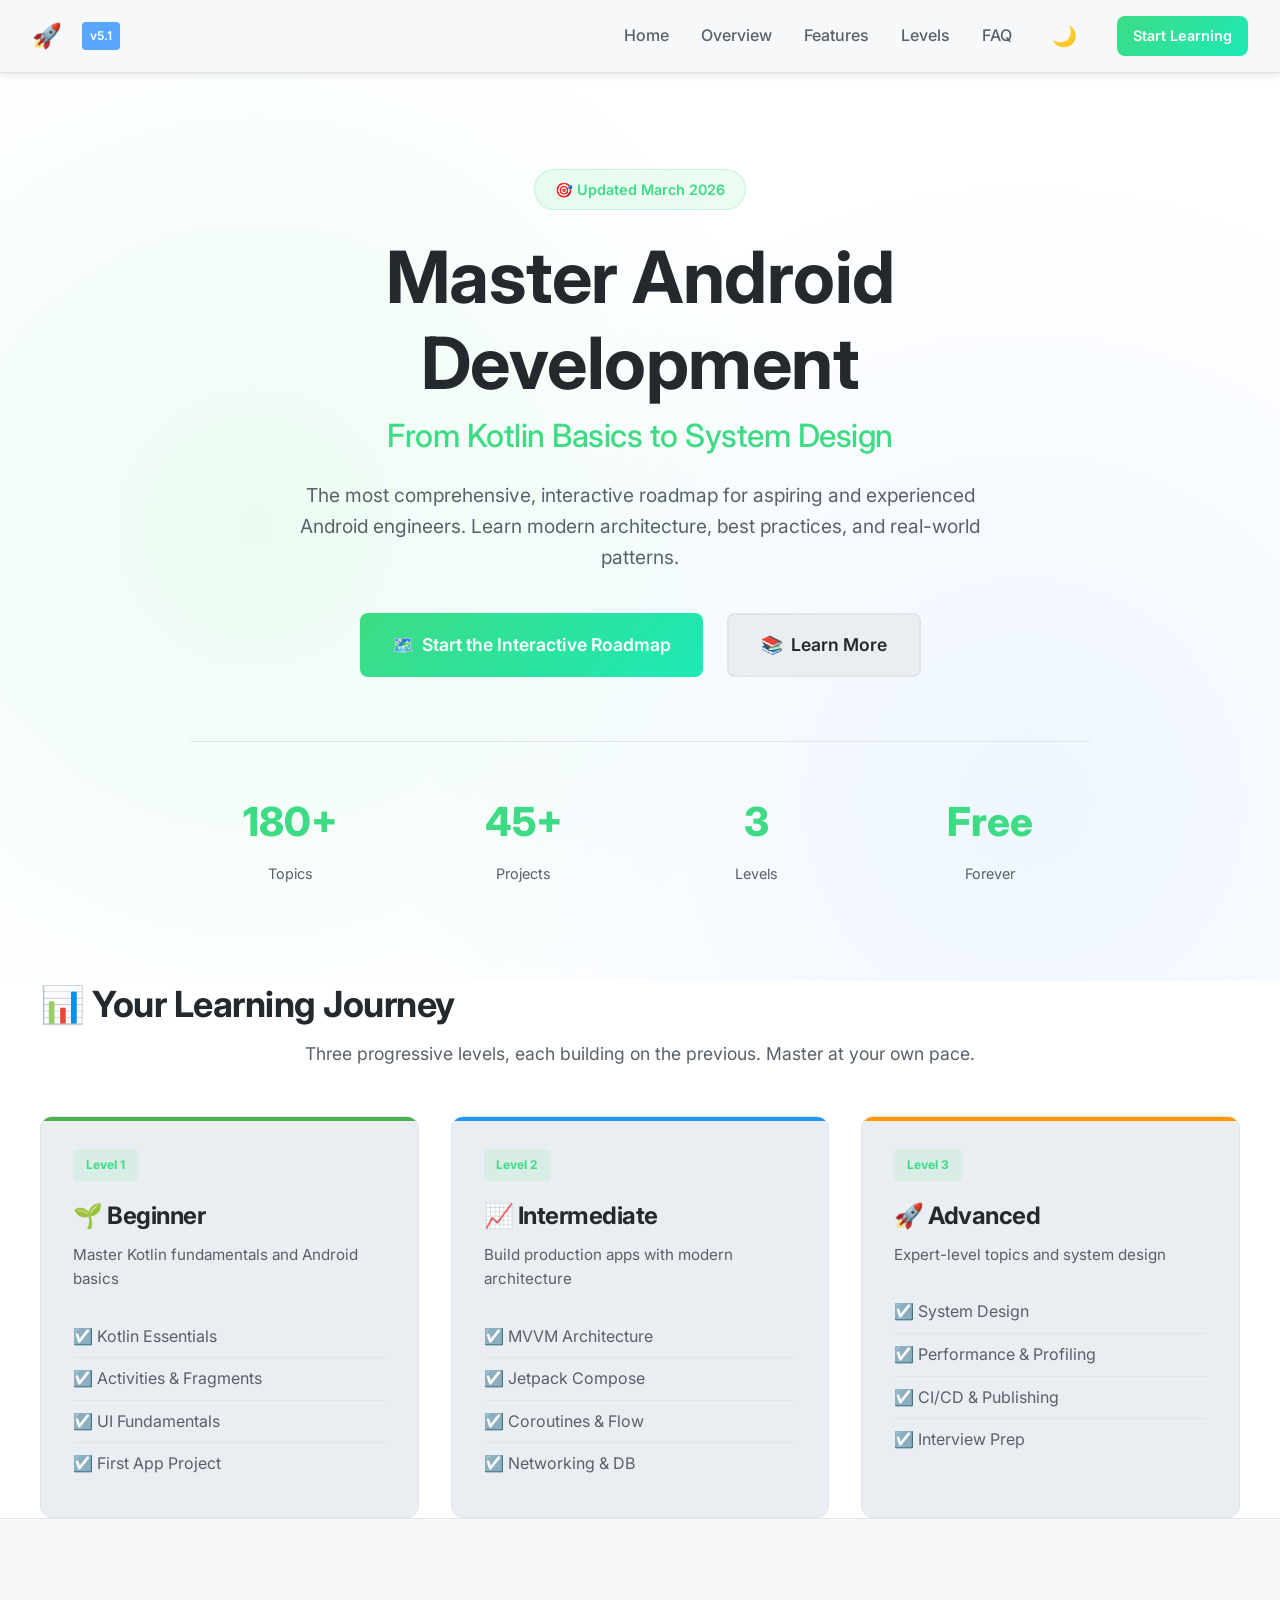
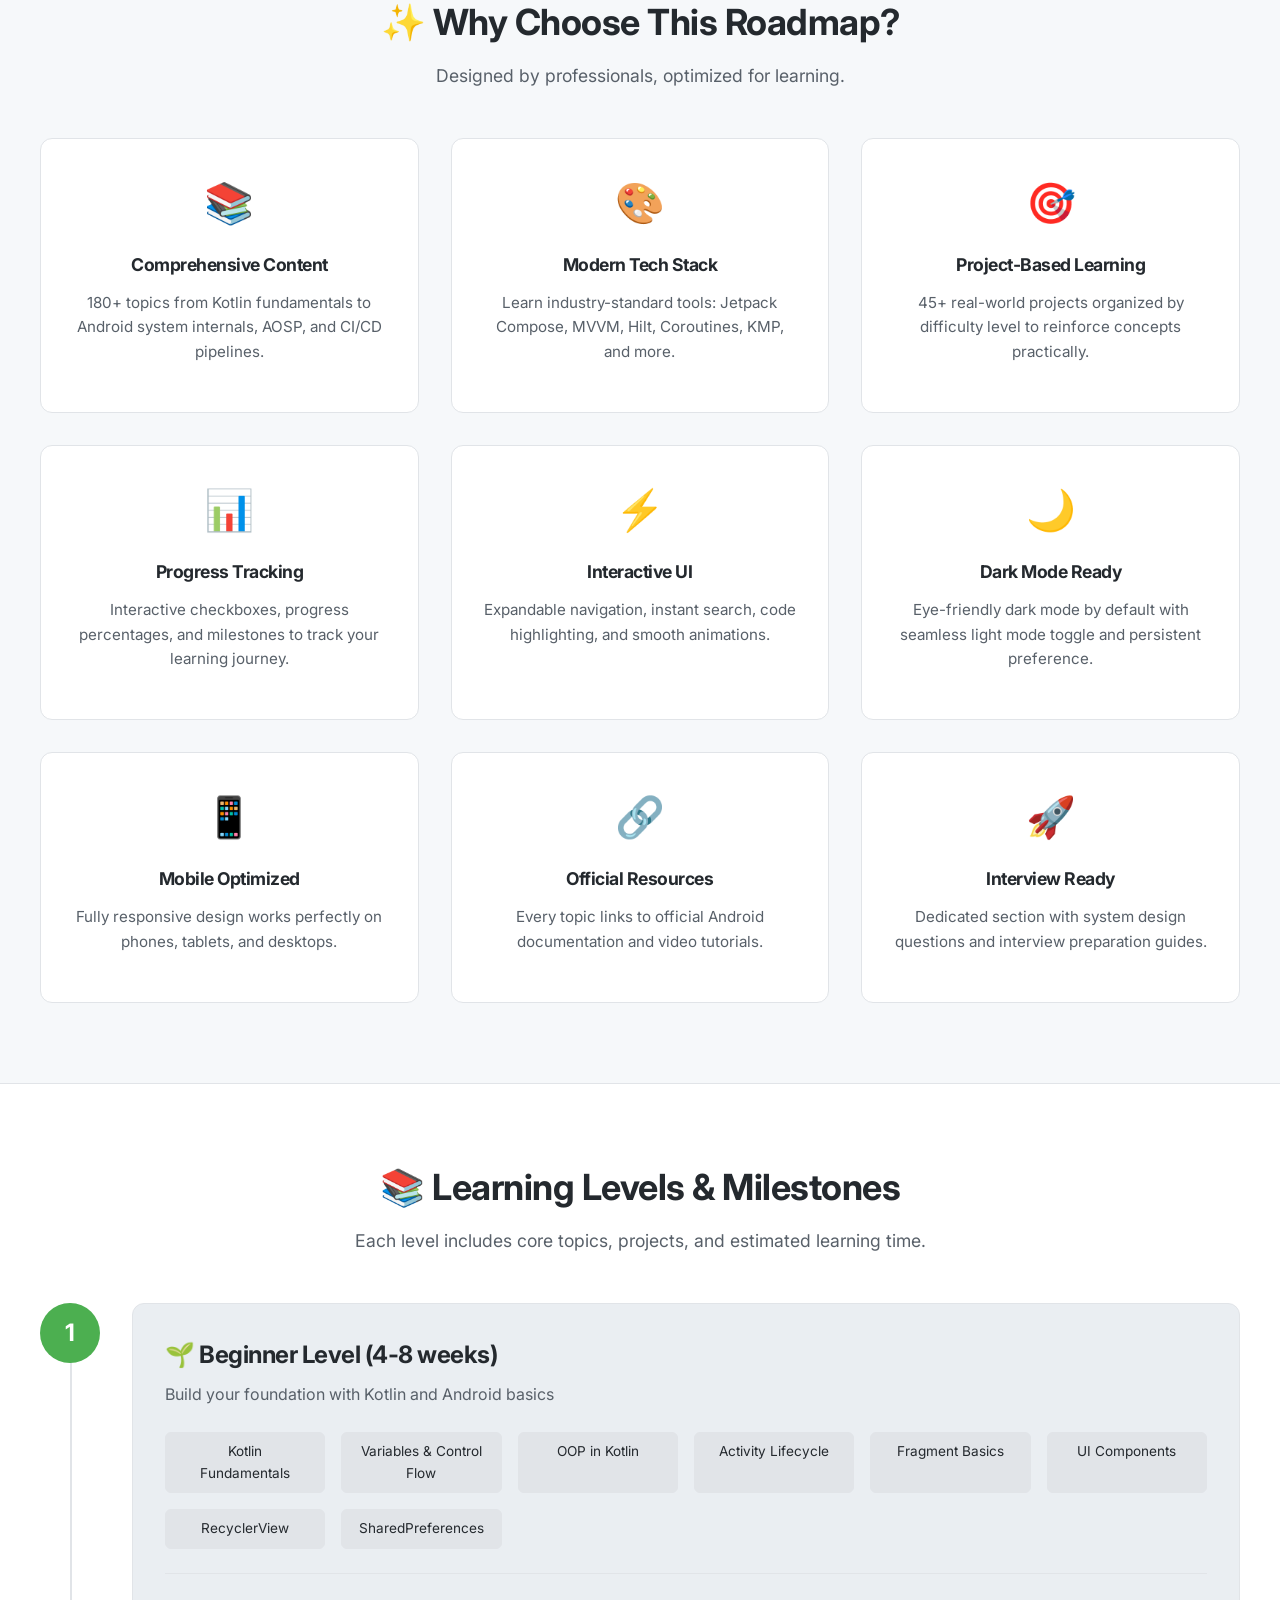
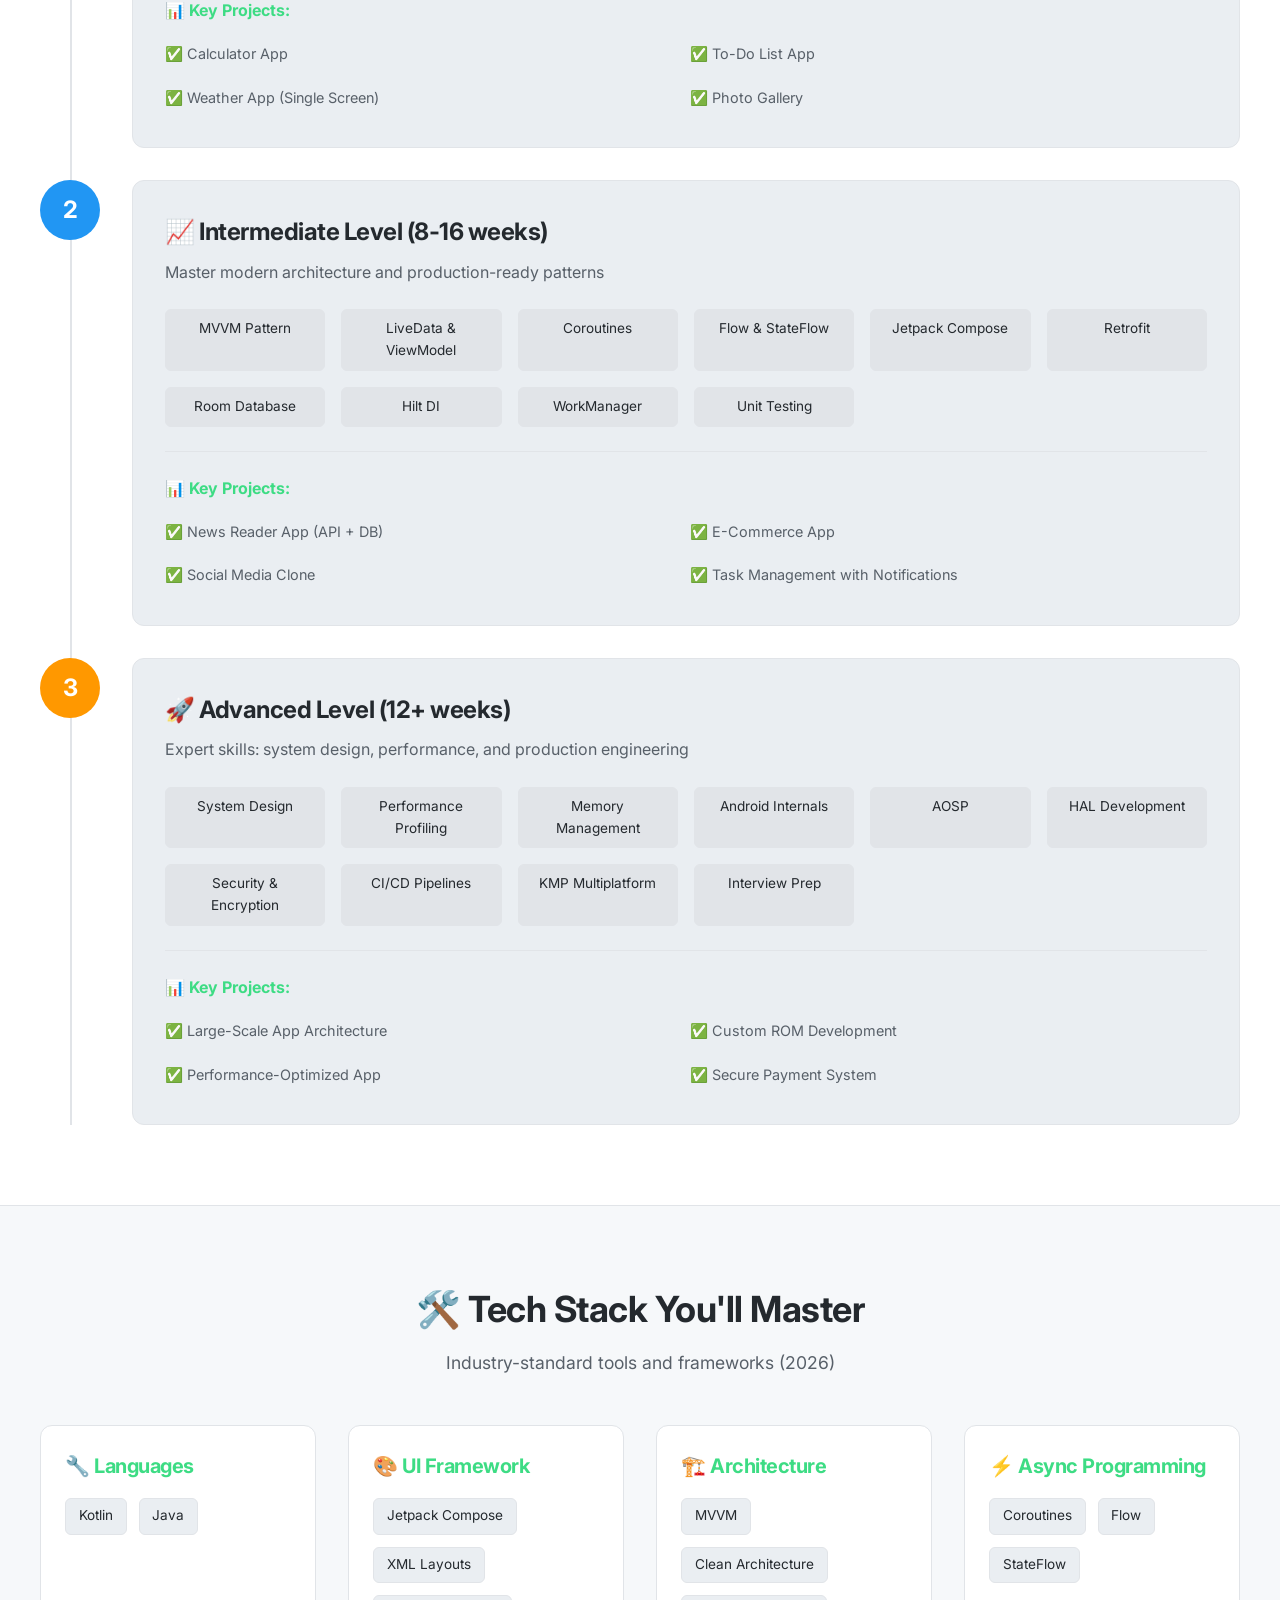
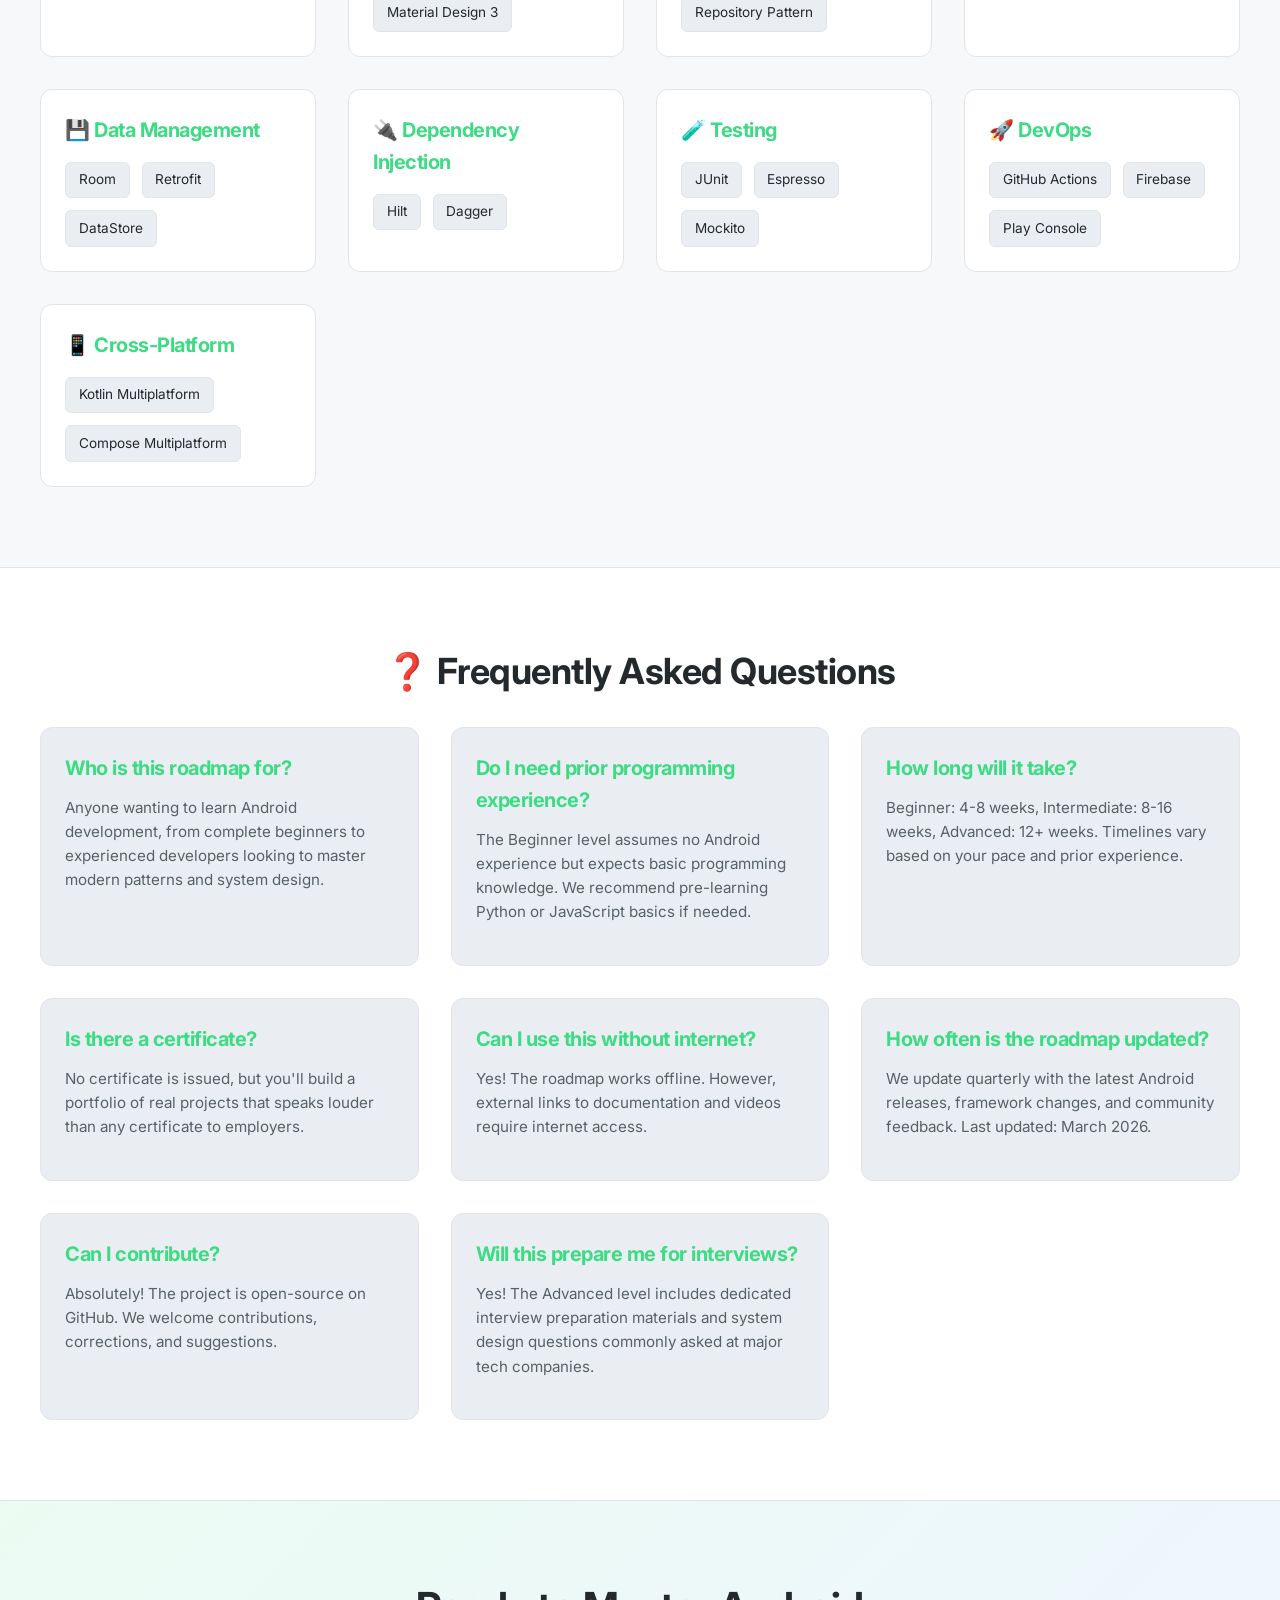
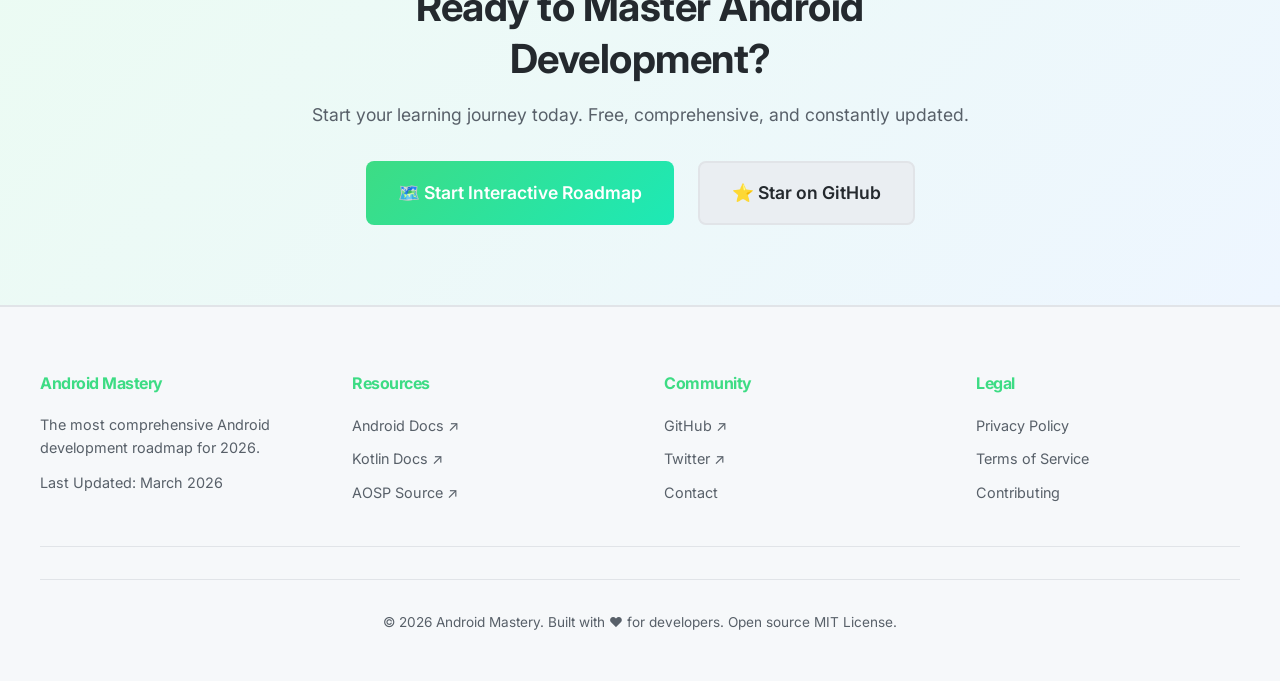
<file: index.html>
<!DOCTYPE html>
<html lang="en">
<head>
    <meta charset="UTF-8">
    <meta name="viewport" content="width=device-width, initial-scale=1.0">
    <title>Android Mastery | Modern Interactive Roadmap 2026 | From App Dev to System Design</title>
    <meta name="description" content="The most comprehensive Android development roadmap 2026. Master Kotlin, Jetpack Compose, MVVM, Clean Architecture, System Design, and CI/CD. Interactive learning with progress tracking.">
    <meta name="keywords" content="Android development, Kotlin, Jetpack Compose, MVVM, Clean Architecture, System Design, AOSP, Coroutines, Flow, Hilt, Retrofit, Room, KMP, Android roadmap 2026">
    <meta name="author" content="Android Mastery">
    <meta name="robots" content="index, follow">
    
    <!-- Open Graph / Social -->
    <meta property="og:type" content="website">
    <meta property="og:url" content="https://venki-vj.github.io/Android_roadmap/">
    <meta property="og:title" content="Android Mastery | Modern Interactive Roadmap 2026">
    <meta property="og:description" content="Comprehensive Android development roadmap from Kotlin basics to advanced system design. Interactive, self-paced, free.">
    <meta property="og:image" content="assets/roadmap-preview.png">
    <meta property="og:image:alt" content="Android Development Roadmap 2026">
    
    <!-- Twitter Card -->
    <meta name="twitter:card" content="summary_large_image">
    <meta name="twitter:title" content="Android Mastery Roadmap">
    <meta name="twitter:description" content="Master Android from fundamentals to system design. Interactive learning roadmap.">
    <meta name="twitter:image" content="assets/roadmap-preview.png">
    
    <!-- CSS & Fonts -->
    <link rel="stylesheet" href="css/style.css">
    <link href="https://fonts.googleapis.com/css2?family=Inter:wght@300;400;500;600;700;800&family=Fira+Code:wght@400;500&family=JetBrains+Mono:wght@400;500;600&display=swap" rel="stylesheet">
    
    <!-- Favicon -->
    <link rel="icon" type="image/svg+xml" href="data:image/svg+xml,<svg xmlns='http://www.w3.org/2000/svg' viewBox='0 0 100 100'><text y='75' font-size='75'>🚀</text></svg>">
    
    <!-- Structured Data (JSON-LD) -->
    <script type="application/ld+json">
    {
      "@context": "https://schema.org",
      "@type": "WebSite",
      "name": "Android Mastery Roadmap",
      "url": "https://venki-vj.github.io/Android_roadmap/",
      "description": "Comprehensive Android development roadmap 2026",
      "potentialAction": {
        "@type": "SearchAction",
        "target": "https://venki-vj.github.io/Android_roadmap/roadmap.html?q={search_term_string}",
        "query-input": "required name=search_term_string"
      }
    }
    </script>
    
    <script type="application/ld+json">
    {
      "@context": "https://schema.org",
      "@type": "CreativeWork",
      "name": "Android Development Roadmap",
      "description": "Interactive learning roadmap for Android developers",
      "author": {
        "@type": "Organization",
        "name": "Android Mastery"
      },
      "datePublished": "2024-01-01",
      "dateModified": "2026-03-01",
      "inLanguage": "en"
    }
    </script>
</head>
<body class="dark-mode">
    <!-- Navigation Bar -->
    <header class="navbar sticky">
        <div class="nav-container">
            <a href="index.html" class="logo">
                <span class="logo-icon">🚀</span>
                <span class="logo-text">Android Mastery</span>
                <span class="version-badge">v5.1</span>
            </a>
            
            <button class="mobile-menu-btn" aria-label="Toggle navigation" onclick="toggleMobileMenu()">
                <span></span><span></span><span></span>
            </button>

            <nav class="nav-links" id="navLinks">
                <a href="#hero" class="nav-link">Home</a>
                <a href="#roadmap-preview" class="nav-link">Overview</a>
                <a href="#features" class="nav-link">Features</a>
                <a href="#levels" class="nav-link">Levels</a>
                <a href="#faq" class="nav-link">FAQ</a>
                <button class="theme-btn" id="theme-toggle" aria-label="Toggle Dark Mode" onclick="toggleTheme()">🌙</button>
                <a href="roadmap.html" class="btn btn-primary btn-sm">Start Learning</a>
            </nav>
        </div>
    </header>

    <!-- Hero Section -->
    <section id="hero" class="hero">
        <div class="hero-background"></div>
        <div class="hero-content">
            <div class="badge">🎯 Updated March 2026</div>
            <h1>Master Android Development</h1>
            <h2 class="highlight">From Kotlin Basics to System Design</h2>
            <p class="hero-subtitle">The most comprehensive, interactive roadmap for aspiring and experienced Android engineers. Learn modern architecture, best practices, and real-world patterns.</p>
            <div class="hero-actions">
                <a href="roadmap.html" class="btn btn-primary btn-lg">
                    <span>🗺️</span> Start the Interactive Roadmap
                </a>
                <a href="#features" class="btn btn-secondary btn-lg">
                    <span>📚</span> Learn More
                </a>
            </div>
            <div class="hero-stats">
                <div class="stat">
                    <span class="stat-number">180+</span>
                    <span class="stat-label">Topics</span>
                </div>
                <div class="stat">
                    <span class="stat-number">45+</span>
                    <span class="stat-label">Projects</span>
                </div>
                <div class="stat">
                    <span class="stat-number">3</span>
                    <span class="stat-label">Levels</span>
                </div>
                <div class="stat">
                    <span class="stat-number">Free</span>
                    <span class="stat-label">Forever</span>
                </div>
            </div>
        </div>
    </section>

    <!-- Roadmap Preview Section -->
    <section id="roadmap-preview" class="roadmap-preview">
        <div class="section-container">
            <h2>📊 Your Learning Journey</h2>
            <p class="section-subtitle">Three progressive levels, each building on the previous. Master at your own pace.</p>
            <div class="preview-grid">
                <div class="preview-card level-1">
                    <div class="card-badge">Level 1</div>
                    <h3>🌱 Beginner</h3>
                    <p>Master Kotlin fundamentals and Android basics</p>
                    <ul>
                        <li>☑️ Kotlin Essentials</li>
                        <li>☑️ Activities & Fragments</li>
                        <li>☑️ UI Fundamentals</li>
                        <li>☑️ First App Project</li>
                    </ul>
                </div>
                <div class="preview-card level-2">
                    <div class="card-badge">Level 2</div>
                    <h3>📈 Intermediate</h3>
                    <p>Build production apps with modern architecture</p>
                    <ul>
                        <li>☑️ MVVM Architecture</li>
                        <li>☑️ Jetpack Compose</li>
                        <li>☑️ Coroutines & Flow</li>
                        <li>☑️ Networking & DB</li>
                    </ul>
                </div>
                <div class="preview-card level-3">
                    <div class="card-badge">Level 3</div>
                    <h3>🚀 Advanced</h3>
                    <p>Expert-level topics and system design</p>
                    <ul>
                        <li>☑️ System Design</li>
                        <li>☑️ Performance & Profiling</li>
                        <li>☑️ CI/CD & Publishing</li>
                        <li>☑️ Interview Prep</li>
                    </ul>
                </div>
            </div>
        </div>
    </section>

    <!-- Features Section -->
    <section id="features" class="section bg-light">
        <div class="section-container">
            <h2>✨ Why Choose This Roadmap?</h2>
            <p class="section-subtitle">Designed by professionals, optimized for learning.</p>
            <div class="features-grid">
                <div class="feature-card">
                    <div class="feature-icon">📚</div>
                    <h3>Comprehensive Content</h3>
                    <p>180+ topics from Kotlin fundamentals to Android system internals, AOSP, and CI/CD pipelines.</p>
                </div>
                <div class="feature-card">
                    <div class="feature-icon">🎨</div>
                    <h3>Modern Tech Stack</h3>
                    <p>Learn industry-standard tools: Jetpack Compose, MVVM, Hilt, Coroutines, KMP, and more.</p>
                </div>
                <div class="feature-card">
                    <div class="feature-icon">🎯</div>
                    <h3>Project-Based Learning</h3>
                    <p>45+ real-world projects organized by difficulty level to reinforce concepts practically.</p>
                </div>
                <div class="feature-card">
                    <div class="feature-icon">📊</div>
                    <h3>Progress Tracking</h3>
                    <p>Interactive checkboxes, progress percentages, and milestones to track your learning journey.</p>
                </div>
                <div class="feature-card">
                    <div class="feature-icon">⚡</div>
                    <h3>Interactive UI</h3>
                    <p>Expandable navigation, instant search, code highlighting, and smooth animations.</p>
                </div>
                <div class="feature-card">
                    <div class="feature-icon">🌙</div>
                    <h3>Dark Mode Ready</h3>
                    <p>Eye-friendly dark mode by default with seamless light mode toggle and persistent preference.</p>
                </div>
                <div class="feature-card">
                    <div class="feature-icon">📱</div>
                    <h3>Mobile Optimized</h3>
                    <p>Fully responsive design works perfectly on phones, tablets, and desktops.</p>
                </div>
                <div class="feature-card">
                    <div class="feature-icon">🔗</div>
                    <h3>Official Resources</h3>
                    <p>Every topic links to official Android documentation and video tutorials.</p>
                </div>
                <div class="feature-card">
                    <div class="feature-icon">🚀</div>
                    <h3>Interview Ready</h3>
                    <p>Dedicated section with system design questions and interview preparation guides.</p>
                </div>
            </div>
        </div>
    </section>

    <!-- Learning Levels Section -->
    <section id="levels" class="section">
        <div class="section-container">
            <h2>📚 Learning Levels & Milestones</h2>
            <p class="section-subtitle">Each level includes core topics, projects, and estimated learning time.</p>
            
            <div class="levels-timeline">
                <!-- Level 1 -->
                <div class="level-container">
                    <div class="level-marker level-1">
                        <span>1</span>
                    </div>
                    <div class="level-content">
                        <h3>🌱 Beginner Level (4-8 weeks)</h3>
                        <p>Build your foundation with Kotlin and Android basics</p>
                        <div class="topics-grid">
                            <div class="topic-badge">Kotlin Fundamentals</div>
                            <div class="topic-badge">Variables & Control Flow</div>
                            <div class="topic-badge">OOP in Kotlin</div>
                            <div class="topic-badge">Activity Lifecycle</div>
                            <div class="topic-badge">Fragment Basics</div>
                            <div class="topic-badge">UI Components</div>
                            <div class="topic-badge">RecyclerView</div>
                            <div class="topic-badge">SharedPreferences</div>
                        </div>
                        <div class="level-projects">
                            <strong>📊 Key Projects:</strong>
                            <ul>
                                <li>✅ Calculator App</li>
                                <li>✅ To-Do List App</li>
                                <li>✅ Weather App (Single Screen)</li>
                                <li>✅ Photo Gallery</li>
                            </ul>
                        </div>
                    </div>
                </div>

                <!-- Level 2 -->
                <div class="level-container">
                    <div class="level-marker level-2">
                        <span>2</span>
                    </div>
                    <div class="level-content">
                        <h3>📈 Intermediate Level (8-16 weeks)</h3>
                        <p>Master modern architecture and production-ready patterns</p>
                        <div class="topics-grid">
                            <div class="topic-badge">MVVM Pattern</div>
                            <div class="topic-badge">LiveData & ViewModel</div>
                            <div class="topic-badge">Coroutines</div>
                            <div class="topic-badge">Flow & StateFlow</div>
                            <div class="topic-badge">Jetpack Compose</div>
                            <div class="topic-badge">Retrofit</div>
                            <div class="topic-badge">Room Database</div>
                            <div class="topic-badge">Hilt DI</div>
                            <div class="topic-badge">WorkManager</div>
                            <div class="topic-badge">Unit Testing</div>
                        </div>
                        <div class="level-projects">
                            <strong>📊 Key Projects:</strong>
                            <ul>
                                <li>✅ News Reader App (API + DB)</li>
                                <li>✅ E-Commerce App</li>
                                <li>✅ Social Media Clone</li>
                                <li>✅ Task Management with Notifications</li>
                            </ul>
                        </div>
                    </div>
                </div>

                <!-- Level 3 -->
                <div class="level-container">
                    <div class="level-marker level-3">
                        <span>3</span>
                    </div>
                    <div class="level-content">
                        <h3>🚀 Advanced Level (12+ weeks)</h3>
                        <p>Expert skills: system design, performance, and production engineering</p>
                        <div class="topics-grid">
                            <div class="topic-badge">System Design</div>
                            <div class="topic-badge">Performance Profiling</div>
                            <div class="topic-badge">Memory Management</div>
                            <div class="topic-badge">Android Internals</div>
                            <div class="topic-badge">AOSP</div>
                            <div class="topic-badge">HAL Development</div>
                            <div class="topic-badge">Security & Encryption</div>
                            <div class="topic-badge">CI/CD Pipelines</div>
                            <div class="topic-badge">KMP Multiplatform</div>
                            <div class="topic-badge">Interview Prep</div>
                        </div>
                        <div class="level-projects">
                            <strong>📊 Key Projects:</strong>
                            <ul>
                                <li>✅ Large-Scale App Architecture</li>
                                <li>✅ Custom ROM Development</li>
                                <li>✅ Performance-Optimized App</li>
                                <li>✅ Secure Payment System</li>
                            </ul>
                        </div>
                    </div>
                </div>
            </div>
        </div>
    </section>

    <!-- Tech Stack Section -->
    <section class="section bg-light">
        <div class="section-container">
            <h2>🛠️ Tech Stack You'll Master</h2>
            <p class="section-subtitle">Industry-standard tools and frameworks (2026)</p>
            
            <div class="tech-stack-grid">
                <div class="tech-category">
                    <h4>🔧 Languages</h4>
                    <div class="tech-items">
                        <span class="tech-tag">Kotlin</span>
                        <span class="tech-tag">Java</span>
                    </div>
                </div>

                <div class="tech-category">
                    <h4>🎨 UI Framework</h4>
                    <div class="tech-items">
                        <span class="tech-tag">Jetpack Compose</span>
                        <span class="tech-tag">XML Layouts</span>
                        <span class="tech-tag">Material Design 3</span>
                    </div>
                </div>

                <div class="tech-category">
                    <h4>🏗️ Architecture</h4>
                    <div class="tech-items">
                        <span class="tech-tag">MVVM</span>
                        <span class="tech-tag">Clean Architecture</span>
                        <span class="tech-tag">Repository Pattern</span>
                    </div>
                </div>

                <div class="tech-category">
                    <h4>⚡ Async Programming</h4>
                    <div class="tech-items">
                        <span class="tech-tag">Coroutines</span>
                        <span class="tech-tag">Flow</span>
                        <span class="tech-tag">StateFlow</span>
                    </div>
                </div>

                <div class="tech-category">
                    <h4>💾 Data Management</h4>
                    <div class="tech-items">
                        <span class="tech-tag">Room</span>
                        <span class="tech-tag">Retrofit</span>
                        <span class="tech-tag">DataStore</span>
                    </div>
                </div>

                <div class="tech-category">
                    <h4>🔌 Dependency Injection</h4>
                    <div class="tech-items">
                        <span class="tech-tag">Hilt</span>
                        <span class="tech-tag">Dagger</span>
                    </div>
                </div>

                <div class="tech-category">
                    <h4>🧪 Testing</h4>
                    <div class="tech-items">
                        <span class="tech-tag">JUnit</span>
                        <span class="tech-tag">Espresso</span>
                        <span class="tech-tag">Mockito</span>
                    </div>
                </div>

                <div class="tech-category">
                    <h4>🚀 DevOps</h4>
                    <div class="tech-items">
                        <span class="tech-tag">GitHub Actions</span>
                        <span class="tech-tag">Firebase</span>
                        <span class="tech-tag">Play Console</span>
                    </div>
                </div>

                <div class="tech-category">
                    <h4>📱 Cross-Platform</h4>
                    <div class="tech-items">
                        <span class="tech-tag">Kotlin Multiplatform</span>
                        <span class="tech-tag">Compose Multiplatform</span>
                    </div>
                </div>
            </div>
        </div>
    </section>

    <!-- FAQ Section -->
    <section id="faq" class="section">
        <div class="section-container">
            <h2>❓ Frequently Asked Questions</h2>
            
            <div class="faq-grid">
                <div class="faq-item">
                    <h4>Who is this roadmap for?</h4>
                    <p>Anyone wanting to learn Android development, from complete beginners to experienced developers looking to master modern patterns and system design.</p>
                </div>

                <div class="faq-item">
                    <h4>Do I need prior programming experience?</h4>
                    <p>The Beginner level assumes no Android experience but expects basic programming knowledge. We recommend pre-learning Python or JavaScript basics if needed.</p>
                </div>

                <div class="faq-item">
                    <h4>How long will it take?</h4>
                    <p>Beginner: 4-8 weeks, Intermediate: 8-16 weeks, Advanced: 12+ weeks. Timelines vary based on your pace and prior experience.</p>
                </div>

                <div class="faq-item">
                    <h4>Is there a certificate?</h4>
                    <p>No certificate is issued, but you'll build a portfolio of real projects that speaks louder than any certificate to employers.</p>
                </div>

                <div class="faq-item">
                    <h4>Can I use this without internet?</h4>
                    <p>Yes! The roadmap works offline. However, external links to documentation and videos require internet access.</p>
                </div>

                <div class="faq-item">
                    <h4>How often is the roadmap updated?</h4>
                    <p>We update quarterly with the latest Android releases, framework changes, and community feedback. Last updated: March 2026.</p>
                </div>

                <div class="faq-item">
                    <h4>Can I contribute?</h4>
                    <p>Absolutely! The project is open-source on GitHub. We welcome contributions, corrections, and suggestions.</p>
                </div>

                <div class="faq-item">
                    <h4>Will this prepare me for interviews?</h4>
                    <p>Yes! The Advanced level includes dedicated interview preparation materials and system design questions commonly asked at major tech companies.</p>
                </div>
            </div>
        </div>
    </section>

    <!-- CTA Section -->
    <section class="cta-section">
        <div class="section-container">
            <div class="cta-box">
                <h2>Ready to Master Android Development?</h2>
                <p>Start your learning journey today. Free, comprehensive, and constantly updated.</p>
                <div class="cta-actions">
                    <a href="roadmap.html" class="btn btn-primary btn-lg">
                        🗺️ Start Interactive Roadmap
                    </a>
                    <a href="https://github.com/venki-vj/Android_roadmap" target="_blank" class="btn btn-secondary btn-lg">
                        ⭐ Star on GitHub
                    </a>
                </div>
            </div>
        </div>
    </section>

    <!-- Footer -->
    <footer class="footer">
        <div class="footer-container">
            <div class="footer-section">
                <h4>Android Mastery</h4>
                <p>The most comprehensive Android development roadmap for 2026.</p>
                <p class="footer-meta">Last Updated: March 2026</p>
            </div>
            <div class="footer-section">
                <h4>Resources</h4>
                <ul>
                    <li><a href="https://developer.android.com" target="_blank">Android Docs ↗</a></li>
                    <li><a href="https://kotlinlang.org" target="_blank">Kotlin Docs ↗</a></li>
                    <li><a href="https://source.android.com" target="_blank">AOSP Source ↗</a></li>
                </ul>
            </div>
            <div class="footer-section">
                <h4>Community</h4>
                <ul>
                    <li><a href="https://github.com/venki-vj/Android_roadmap" target="_blank">GitHub ↗</a></li>
                    <li><a href="https://twitter.com" target="_blank">Twitter ↗</a></li>
                    <li><a href="mailto:contact@androidmastery.dev">Contact</a></li>
                </ul>
            </div>
            <div class="footer-section">
                <h4>Legal</h4>
                <ul>
                    <li><a href="#privacy">Privacy Policy</a></li>
                    <li><a href="#terms">Terms of Service</a></li>
                    <li><a href="#contributing">Contributing</a></li>
                </ul>
            </div>
        </div>
        <div class="footer-bottom">
            <p>&copy; 2026 Android Mastery. Built with ❤️ for developers. Open source MIT License.</p>
        </div>
    </footer>

    <!-- Scripts -->
    <script src="js/script.js"></script>
</body>
</html>
</file>
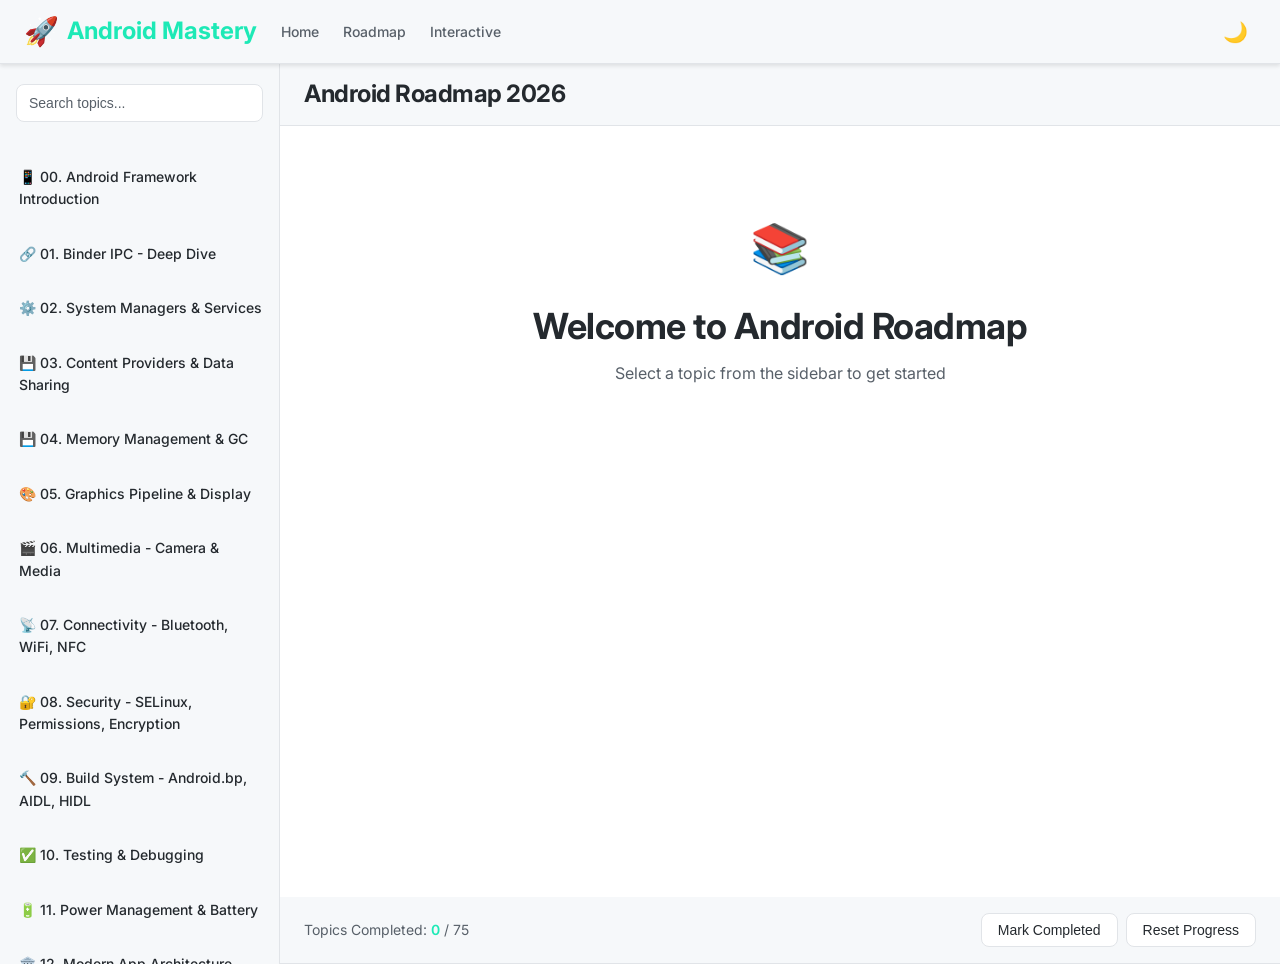
<file: roadmap.html>
<!DOCTYPE html>
<html lang="en">
<head>
    <meta charset="UTF-8">
    <meta name="viewport" content="width=device-width, initial-scale=1.0">
    <meta name="description" content="Complete Android Development Roadmap 2026 - Master modern Android development with comprehensive guides">
    <meta name="keywords" content="Android, Roadmap, Development, Learning Path, Kotlin, MVVM, Jetpack">
    <meta name="theme-color" content="#3DDC84">
    <title>Android Roadmap 2026 | Complete Development Guide</title>
    <link rel="stylesheet" href="css/style.css">
    <link href="https://fonts.googleapis.com/css2?family=Inter:wght@300;400;500;600;700;800&family=Fira+Code:wght@400;500&display=swap" rel="stylesheet">
    <style>
        /* Navigation Bar */
        .roadmap-navbar {
            background-color: var(--bg-secondary);
            border-bottom: 1px solid var(--border-color);
            padding: 0 24px;
            height: 64px;
            display: flex;
            justify-content: space-between;
            align-items: center;
            position: sticky;
            top: 0;
            z-index: 1000;
            box-shadow: 0 2px 4px rgba(0, 0, 0, 0.1);
        }

        .roadmap-navbar-left {
            display: flex;
            align-items: center;
            gap: 24px;
        }

        .roadmap-logo {
            font-size: 24px;
            font-weight: 700;
            color: var(--accent-primary);
            text-decoration: none;
            display: flex;
            align-items: center;
            gap: 8px;
        }

        .roadmap-logo-icon {
            font-size: 28px;
        }

        .roadmap-nav-links {
            display: flex;
            gap: 24px;
            list-style: none;
        }

        .roadmap-nav-links a {
            color: var(--text-secondary);
            text-decoration: none;
            font-weight: 500;
            font-size: 14px;
            transition: color 0.2s;
        }

        .roadmap-nav-links a:hover {
            color: var(--accent-primary);
        }

        .roadmap-navbar-right {
            display: flex;
            align-items: center;
            gap: 16px;
        }

        .roadmap-navbar-right .theme-btn {
            background: none;
            border: none;
            font-size: 20px;
            cursor: pointer;
            padding: 8px;
            border-radius: 8px;
            transition: background-color 0.2s;
        }

        .roadmap-navbar-right .theme-btn:hover {
            background-color: var(--bg-tertiary);
        }

        .roadmap-main-content {
            display: grid;
            grid-template-columns: 280px 1fr;
            gap: 0;
            min-height: calc(100vh - 64px);
            background-color: var(--bg-primary);
            color: var(--text-primary);
        }

        .roadmap-page {
            display: flex;
            flex-direction: column;
            min-height: 100vh;
            background-color: var(--bg-primary);
            color: var(--text-primary);
        }

        .roadmap-sidebar {
            background-color: var(--bg-secondary);
            border-right: 1px solid var(--border-color);
            padding: 20px 0;
            overflow-y: auto;
            max-height: 100vh;
            position: sticky;
            top: 0;
        }

        .sidebar-search {
            padding: 0 16px 16px;
            margin-bottom: 16px;
        }

        .sidebar-search input {
            width: 100%;
            padding: 10px 12px;
            border: 1px solid var(--border-color);
            border-radius: 8px;
            background-color: var(--bg-primary);
            color: var(--text-primary);
            font-size: 14px;
        }

        .sidebar-search input::placeholder {
            color: var(--text-secondary);
        }

        .sidebar-section {
            margin-bottom: 8px;
        }

        .sidebar-category {
            padding: 12px 16px;
            cursor: pointer;
            user-select: none;
            transition: all 0.2s;
            border-left: 3px solid transparent;
            font-weight: 500;
            font-size: 14px;
        }

        .sidebar-category:hover {
            background-color: var(--bg-tertiary);
            border-left-color: var(--accent-primary);
        }

        .sidebar-category.active {
            background-color: var(--bg-tertiary);
            border-left-color: var(--accent-primary);
            color: var(--accent-primary);
        }

        .sidebar-topic {
            padding: 8px 32px 8px 40px;
            cursor: pointer;
            font-size: 13px;
            color: var(--text-secondary);
            transition: all 0.2s;
            border-left: 2px solid transparent;
        }

        .sidebar-topic:hover {
            background-color: var(--bg-tertiary);
            color: var(--text-primary);
        }

        .sidebar-topic.active {
            background-color: var(--bg-tertiary);
            color: var(--accent-primary);
            border-left-color: var(--accent-primary);
        }

        .content-wrapper {
            display: flex;
            flex-direction: column;
            overflow-y: auto;
        }

        .content-header {
            background-color: var(--bg-secondary);
            border-bottom: 1px solid var(--border-color);
            padding: 16px 24px;
            display: flex;
            justify-content: space-between;
            align-items: center;
            position: sticky;
            top: 0;
            z-index: 10;
        }

        .content-title {
            margin: 0;
            font-size: 24px;
            font-weight: 700;
        }

        .theme-btn {
            background: none;
            border: none;
            font-size: 20px;
            cursor: pointer;
            padding: 8px;
            border-radius: 8px;
            transition: background-color 0.2s;
        }

        .theme-btn:hover {
            background-color: var(--bg-tertiary);
        }

        .content-body {
            padding: 24px;
            flex: 1;
        }

        .topic-empty {
            text-align: center;
            padding: 60px 20px;
            color: var(--text-secondary);
        }

        .topic-empty-icon {
            font-size: 48px;
            margin-bottom: 16px;
        }

        .topic-header {
            display: flex;
            justify-content: space-between;
            align-items: start;
            margin-bottom: 24px;
            gap: 16px;
        }

        .topic-meta {
            display: flex;
            gap: 16px;
            flex-wrap: wrap;
            margin-bottom: 16px;
        }

        .topic-badge {
            display: inline-flex;
            align-items: center;
            gap: 6px;
            padding: 6px 12px;
            border-radius: 6px;
            font-size: 13px;
            font-weight: 500;
            background-color: var(--bg-tertiary);
            color: var(--text-primary);
        }

        .topic-badge.difficulty-beginner {
            background-color: rgba(61, 220, 132, 0.2);
            color: #3DDC84;
        }

        .topic-badge.difficulty-intermediate {
            background-color: rgba(255, 184, 1, 0.2);
            color: #FFB801;
        }

        .topic-badge.difficulty-advanced {
            background-color: rgba(255, 53, 69, 0.2);
            color: #FF3545;
        }

        .topic-content {
            display: flex;
            flex-direction: column;
            gap: 24px;
        }

        .topic-section {
            border-left: 3px solid var(--accent-primary);
            padding-left: 20px;
        }

        .topic-section h3 {
            margin: 0 0 12px 0;
            font-size: 18px;
            font-weight: 600;
            color: var(--text-primary);
        }

        .topic-section p {
            margin: 0 0 12px 0;
            line-height: 1.6;
            color: var(--text-secondary);
        }

        .topic-section pre {
            background-color: var(--bg-tertiary);
            padding: 16px;
            border-radius: 8px;
            overflow-x: auto;
            margin: 12px 0;
            font-family: 'Fira Code', monospace;
            font-size: 13px;
        }

        .topic-section code {
            font-family: 'Fira Code', monospace;
        }

        .topic-section table {
            width: 100%;
            border-collapse: collapse;
            margin: 12px 0;
            font-size: 14px;
        }

        .topic-section table th,
        .topic-section table td {
            padding: 12px;
            text-align: left;
            border-bottom: 1px solid var(--border-color);
        }

        .topic-section table th {
            background-color: var(--bg-tertiary);
            font-weight: 600;
        }

        .topic-section ul {
            margin: 12px 0;
            padding-left: 20px;
        }

        .topic-section li {
            margin-bottom: 8px;
            line-height: 1.6;
        }

        .progress-tracker {
            background-color: var(--bg-secondary);
            border-bottom: 1px solid var(--border-color);
            padding: 16px 24px;
            display: flex;
            justify-content: space-between;
            align-items: center;
        }

        .progress-info {
            font-size: 14px;
            color: var(--text-secondary);
        }

        .progress-count {
            font-weight: 600;
            color: var(--accent-primary);
        }

        .btn-group {
            display: flex;
            gap: 8px;
        }

        .btn-secondary {
            padding: 8px 16px;
            border: 1px solid var(--border-color);
            background-color: var(--bg-primary);
            color: var(--text-primary);
            border-radius: 8px;
            cursor: pointer;
            font-size: 14px;
            font-weight: 500;
            transition: all 0.2s;
        }

        .btn-secondary:hover {
            background-color: var(--bg-tertiary);
            border-color: var(--accent-primary);
        }

        .toast {
            position: fixed;
            bottom: 20px;
            right: 20px;
            background-color: var(--accent-primary);
            color: var(--bg-primary);
            padding: 16px 20px;
            border-radius: 8px;
            font-size: 14px;
            font-weight: 500;
            box-shadow: 0 4px 12px rgba(61, 220, 132, 0.3);
            animation: slideInRight 0.3s ease-out;
            z-index: 1000;
        }

        @keyframes slideInRight {
            from {
                transform: translateX(400px);
                opacity: 0;
            }
            to {
                transform: translateX(0);
                opacity: 1;
            }
        }

        /* Responsive Design */
        @media (max-width: 1024px) {
            .roadmap-main-content {
                grid-template-columns: 240px 1fr;
            }

            .roadmap-nav-links {
                display: none;
            }
            
            .roadmap-navbar {
                padding: 0 16px;
            }
        }

        @media (max-width: 768px) {
            .roadmap-main-content {
                grid-template-columns: 1fr;
            }

            .roadmap-sidebar {
                position: fixed;
                left: -280px;
                top: 64px;
                width: 280px;
                height: calc(100vh - 64px);
                z-index: 100;
                transition: left 0.3s;
                box-shadow: 2px 0 8px rgba(0, 0, 0, 0.2);
            }

            .roadmap-sidebar.open {
                left: 0;
            }

            .content-body {
                padding: 16px;
            }

            .content-header {
                padding: 12px 16px;
            }

            .content-title {
                font-size: 18px;
            }

            .topic-meta {
                flex-direction: column;
            }

            .topic-badge {
                display: block;
                text-align: center;
            }

            .roadmap-navbar {
                padding: 0 12px;
            }

            .roadmap-navbar-left {
                gap: 12px;
            }

            .roadmap-logo {
                font-size: 20px;
            }

            .roadmap-logo-icon {
                font-size: 24px;
            }

            .menu-toggle-btn {
                display: flex !important;
                background: none;
                border: none;
                font-size: 24px;
                cursor: pointer;
                color: var(--text-primary);
            }
        }

        @media (max-width: 480px) {
            .content-body {
                padding: 12px;
            }

            .topic-section {
                padding-left: 16px;
            }

            .topic-section pre {
                font-size: 12px;
                padding: 12px;
            }

            .roadmap-navbar-right {
                gap: 8px;
            }

            .roadmap-navbar-right .theme-btn {
                font-size: 18px;
                padding: 6px;
            }
        }

        .menu-toggle-btn {
            display: none;
            background: none;
            border: none;
            font-size: 24px;
            cursor: pointer;
            color: var(--text-primary);
        }
    </style>
</head>
<body class="roadmap-page">
    <!-- Navigation Bar -->
    <nav class="roadmap-navbar">
        <div class="roadmap-navbar-left">
            <button class="menu-toggle-btn" id="mobileMenuToggle">☰</button>
            <a href="index.html" class="roadmap-logo">
                <span class="roadmap-logo-icon">🚀</span>
                <span>Android Mastery</span>
            </a>
            <ul class="roadmap-nav-links">
                <li><a href="index.html">Home</a></li>
                <li><a href="#roadmap" onclick="document.getElementById('contentBody').scrollIntoView()">Roadmap</a></li>
                <li><a href="roadmap.html">Interactive</a></li>
            </ul>
        </div>
        <div class="roadmap-navbar-right">
            <button class="theme-btn" id="theme-toggle" aria-label="Toggle Dark Mode">🌙</button>
        </div>
    </nav>

    <!-- Main Content -->
    <div class="roadmap-main-content">
        <!-- Sidebar -->
        <aside class="roadmap-sidebar" id="roadmapSidebar">
            <div class="sidebar-search">
                <input type="text" id="sidebarSearch" placeholder="Search topics...">
            </div>
            <div id="roadmapSidebarContent"></div>
        </aside>

        <!-- Content Area -->
        <div class="content-wrapper">
            <!-- Header -->
            <header class="content-header">
                <div style="display: flex; align-items: center; gap: 12px;">
                    <button class="btn-menu" id="menuToggle" style="display: none; background: none; border: none; font-size: 24px; cursor: pointer;">☰</button>
                    <h1 class="content-title" id="contentTitle">Android Roadmap 2026</h1>
                </div>
            </header>

        <!-- Content -->
        <div class="content-body" id="contentBody">
            <div class="topic-empty">
                <div class="topic-empty-icon">📚</div>
                <h2>Welcome to Android Roadmap</h2>
                <p>Select a topic from the sidebar to get started</p>
            </div>
        </div>

        <!-- Progress Tracker -->
        <div class="progress-tracker">
            <div class="progress-info">
                Topics Completed: <span class="progress-count" id="completedCount">0</span> / <span id="totalCount">0</span>
            </div>
            <div class="btn-group">
                <button class="btn-secondary" id="markCompletedBtn">Mark Completed</button>
                <button class="btn-secondary" id="resetProgressBtn">Reset Progress</button>
            </div>
        </div>
    </div>

    <!-- Toast Notification -->
    <div id="toast"></div>

    <!-- Scripts -->
    <script src="js/roadmap-data.js"></script>
    <script src="js/script.js"></script>
</body>
</html>
</file>
<file: css/style.css>
/* ==========================================
   ANDROID MASTERY - MODERN DESIGN SYSTEM
   ========================================== */

:root {
  /* Color Palette - Android Green as Primary */
  --primary: #3DDC84;
  --primary-hover: #1de9b6;
  --primary-dark: #00897b;
  --primary-light: #80deea;

  /* Backgrounds */
  --bg-color: #0d1117;
  --bg-secondary: #161b22;
  --bg-light: #21262d;
  --bg-hover: #30363d;

  /* Text Colors */
  --text-primary: #e6edf3;
  --text-secondary: #8b949e;
  --text-muted: #6e7681;
  --text-invert: #0d1117;

  /* Accents */
  --accent-blue: #58a6ff;
  --accent-purple: #d29bff;
  --accent-red: #ff7b72;
  --accent-yellow: #ffc069;

  /* Borders & Shadows */
  --border: #30363d;
  --border-light: #21262d;
  --shadow-color: rgba(0, 0, 0, 0.5);
  --shadow-sm: 0 2px 8px var(--shadow-color);
  --shadow-md: 0 8px 16px var(--shadow-color);
  --shadow-lg: 0 12px 24px var(--shadow-color);

  /* Effects */
  --transition: all 0.3s cubic-bezier(0.16, 1, 0.3, 1);
  --transition-fast: all 0.15s ease-out;

  /* Levels */
  --level-1: #4CAF50;
  --level-2: #2196F3;
  --level-3: #FF9800;

  /* Aliases for roadmap modernization */
  --bg-primary: var(--bg-color);
  --bg-tertiary: var(--bg-light);
  --border-color: var(--border);
  --accent-primary: var(--primary);
}

/* Light Mode Override */
html[data-theme="light"],
body:not(.dark-mode) {
  --bg-color: #ffffff;
  --bg-secondary: #f6f8fa;
  --bg-light: #eaeef2;
  --bg-hover: #e1e4e8;
  --text-primary: #24292e;
  --text-secondary: #586069;
  --text-muted: #6a737d;
  --text-invert: #ffffff;
  --border: #e1e4e8;
  --border-light: #f0f0f0;
  --shadow-color: rgba(0, 0, 0, 0.1);

  /* Update aliases for light mode */
  --bg-primary: var(--bg-color);
  --bg-tertiary: var(--bg-light);
  --border-color: var(--border);
  --accent-primary: #1de9b6;
}

/* ==========================================
   GLOBAL STYLES
   ========================================== */

* {
  box-sizing: border-box;
  margin: 0;
  padding: 0;
}

html {
  scroll-behavior: smooth;
}

body {
  background-color: var(--bg-color);
  color: var(--text-primary);
  font-family: 'Inter', -apple-system, BlinkMacSystemFont, 'Segoe UI', sans-serif;
  font-size: 16px;
  line-height: 1.6;
  transition: background-color 0.3s, color 0.3s;
  overflow-x: hidden;
}

/* Typography */
h1, h2, h3, h4, h5, h6 {
  font-weight: 700;
  color: var(--text-primary);
  letter-spacing: -0.5px;
}

h1 {
  font-size: 3.5rem;
  line-height: 1.2;
  margin-bottom: 1rem;
}

h2 {
  font-size: 2.25rem;
  line-height: 1.3;
  margin-bottom: 0.75rem;
}

h3 {
  font-size: 1.5rem;
  margin-bottom: 0.5rem;
}

h4 {
  font-size: 1.25rem;
  margin-bottom: 0.4rem;
}

p {
  color: var(--text-secondary);
  margin-bottom: 1rem;
}

a {
  color: var(--primary);
  text-decoration: none;
  transition: var(--transition-fast);
}

a:hover {
  color: var(--primary-hover);
  text-decoration: underline;
}

code {
  background: var(--bg-light);
  color: var(--accent-blue);
  padding: 0.2em 0.4em;
  border-radius: 4px;
  font-family: 'JetBrains Mono', 'Fira Code', monospace;
  font-size: 0.9em;
}

pre {
  background: var(--bg-light);
  border: 1px solid var(--border);
  border-radius: 8px;
  padding: 1.5rem;
  overflow-x: auto;
  margin-bottom: 1.5rem;
}

pre code {
  background: none;
  color: var(--text-primary);
  padding: 0;
}

/* ==========================================
   BUTTONS
   ========================================== */

.btn {
  display: inline-flex;
  align-items: center;
  justify-content: center;
  gap: 0.5rem;
  padding: 0.75rem 1.5rem;
  border: none;
  border-radius: 8px;
  font-size: 1rem;
  font-weight: 600;
  cursor: pointer;
  transition: var(--transition);
  white-space: nowrap;
  text-decoration: none;
}

.btn:hover {
  transform: translateY(-2px);
  box-shadow: var(--shadow-md);
}

.btn-primary {
  background: linear-gradient(135deg, var(--primary) 0%, var(--primary-hover) 100%);
  color: var(--text-invert);
}

.btn-primary:hover {
  box-shadow: 0 8px 16px rgba(61, 220, 132, 0.3);
}

.btn-secondary {
  background: var(--bg-light);
  color: var(--text-primary);
  border: 2px solid var(--border);
}

.btn-secondary:hover {
  background: var(--bg-hover);
  border-color: var(--primary);
}

.btn-lg {
  padding: 1rem 2rem;
  font-size: 1.1rem;
}

.btn-sm {
  padding: 0.5rem 1rem;
  font-size: 0.9rem;
}

/* ==========================================
   NAVIGATION BAR
   ========================================== */

.navbar {
  background: var(--bg-secondary);
  border-bottom: 1px solid var(--border);
  padding: 1rem 0;
  position: relative;
  z-index: 100;
}

.navbar.sticky {
  position: sticky;
  top: 0;
  box-shadow: var(--shadow-sm);
}

.nav-container {
  max-width: 1400px;
  margin: 0 auto;
  padding: 0 2rem;
  display: flex;
  align-items: center;
  justify-content: space-between;
}

.logo {
  display: flex;
  align-items: center;
  gap: 0.75rem;
  font-size: 1.25rem;
  font-weight: 700;
  color: var(--primary);
  white-space: nowrap;
}

.logo-icon {
  font-size: 1.5rem;
}

.logo-text {
  display: none;
}

.version-badge {
  background: var(--accent-blue);
  color: var(--text-invert);
  padding: 0.25rem 0.5rem;
  border-radius: 4px;
  font-size: 0.75rem;
  font-weight: 600;
  margin-left: 0.5rem;
}

.nav-links {
  display: flex;
  align-items: center;
  gap: 2rem;
}

.nav-link {
  color: var(--text-secondary);
  font-weight: 500;
  transition: var(--transition-fast);
}

.nav-link:hover {
  color: var(--primary);
  text-decoration: none;
}

.theme-btn {
  background: none;
  border: none;
  color: var(--text-primary);
  font-size: 1.25rem;
  cursor: pointer;
  padding: 0.5rem;
  border-radius: 6px;
  transition: var(--transition-fast);
}

.theme-btn:hover {
  background: var(--bg-light);
}

.mobile-menu-btn {
  display: none;
  background: none;
  border: none;
  color: var(--text-primary);
  font-size: 1.5rem;
  cursor: pointer;
  padding: 0.5rem;
  flex-direction: column;
  gap: 0.35rem;
}

.mobile-menu-btn span {
  width: 24px;
  height: 2px;
  background: var(--text-primary);
  transition: var(--transition-fast);
}

/* Mobile Menu */
@media (max-width: 768px) {
  .logo-text {
    display: inline;
  }

  .mobile-menu-btn {
    display: flex;
  }

  .nav-links {
    display: none;
    position: absolute;
    top: 100%;
    left: 0;
    right: 0;
    flex-direction: column;
    gap: 1rem;
    background: var(--bg-secondary);
    padding: 2rem;
    border-bottom: 1px solid var(--border);
  }

  .nav-links.active {
    display: flex;
  }

  .nav-links .btn {
    width: 100%;
    justify-content: center;
  }
}

/* ==========================================
   HERO SECTION
   ========================================== */

.hero {
  position: relative;
  padding: 6rem 2rem;
  min-height: 90vh;
  display: flex;
  align-items: center;
  justify-content: center;
  overflow: hidden;
}

.hero-background {
  position: absolute;
  top: 0;
  left: 0;
  right: 0;
  bottom: 0;
  background: radial-gradient(circle at 20% 50%, rgba(61, 220, 132, 0.1) 0%, transparent 50%),
              radial-gradient(circle at 80% 80%, rgba(88, 166, 255, 0.1) 0%, transparent 50%);
  pointer-events: none;
}

.hero-content {
  position: relative;
  max-width: 900px;
  text-align: center;
  z-index: 1;
}

.badge {
  display: inline-block;
  background: rgba(61, 220, 132, 0.1);
  color: var(--primary);
  padding: 0.5rem 1.25rem;
  border-radius: 20px;
  font-size: 0.9rem;
  font-weight: 600;
  margin-bottom: 1.5rem;
  border: 1px solid rgba(61, 220, 132, 0.2);
}

.hero h1 {
  font-size: 4.5rem;
  margin-bottom: 0.5rem;
}

.hero h2 {
  font-size: 2rem;
  color: var(--primary);
  margin-bottom: 1.5rem;
  font-weight: 500;
}

.hero-subtitle {
  font-size: 1.2rem;
  color: var(--text-secondary);
  margin-bottom: 2.5rem;
  max-width: 700px;
  margin-left: auto;
  margin-right: auto;
}

.hero-actions {
  display: flex;
  gap: 1.5rem;
  justify-content: center;
  margin-bottom: 4rem;
  flex-wrap: wrap;
}

.hero-stats {
  display: grid;
  grid-template-columns: repeat(auto-fit, minmax(150px, 1fr));
  gap: 2rem;
  margin-top: 3rem;
  padding-top: 3rem;
  border-top: 1px solid var(--border);
}

.stat {
  display: flex;
  flex-direction: column;
  align-items: center;
}

.stat-number {
  font-size: 2.5rem;
  font-weight: 800;
  color: var(--primary);
}

.stat-label {
  font-size: 0.9rem;
  color: var(--text-secondary);
  margin-top: 0.5rem;
}

/* ==========================================
   SECTIONS
   ========================================== */

.section {
  padding: 5rem 2rem;
  max-width: 1400px;
  margin: 0 auto;
}

.section-container {
  max-width: 1200px;
  margin: 0 auto;
}

.bg-light {
  background: var(--bg-secondary);
  border-top: 1px solid var(--border);
  border-bottom: 1px solid var(--border);
}

.section h2 {
  text-align: center;
  margin-bottom: 1rem;
}

.section-subtitle {
  text-align: center;
  color: var(--text-secondary);
  font-size: 1.1rem;
  margin-bottom: 3rem;
  max-width: 800px;
  margin-left: auto;
  margin-right: auto;
}

/* ==========================================
   ROADMAP PREVIEW
   ========================================== */

.roadmap-preview {
  background: var(--bg-color);
}

.preview-grid {
  display: grid;
  grid-template-columns: repeat(auto-fit, minmax(280px, 1fr));
  gap: 2rem;
  margin-top: 2rem;
}

.preview-card {
  background: var(--bg-light);
  border: 1px solid var(--border);
  border-radius: 12px;
  padding: 2rem;
  transition: var(--transition);
  position: relative;
  overflow: hidden;
}

.preview-card::before {
  content: '';
  position: absolute;
  top: 0;
  left: 0;
  right: 0;
  height: 4px;
}

.preview-card.level-1::before {
  background: var(--level-1);
}

.preview-card.level-2::before {
  background: var(--level-2);
}

.preview-card.level-3::before {
  background: var(--level-3);
}

.preview-card:hover {
  border-color: var(--primary);
  box-shadow: var(--shadow-md);
  transform: translateY(-4px);
}

.card-badge {
  display: inline-block;
  font-size: 0.75rem;
  font-weight: 700;
  padding: 0.4rem 0.8rem;
  border-radius: 4px;
  margin-bottom: 1rem;
  background: rgba(61, 220, 132, 0.1);
  color: var(--primary);
}

.preview-card h3 {
  font-size: 1.5rem;
  margin-bottom: 0.5rem;
}

.preview-card p {
  font-size: 0.95rem;
  color: var(--text-secondary);
  margin-bottom: 1.5rem;
}

.preview-card ul {
  list-style: none;
}

.preview-card li {
  padding: 0.5rem 0;
  color: var(--text-secondary);
  border-bottom: 1px solid var(--border);
}

.preview-card li:last-child {
  border-bottom: none;
}

/* ==========================================
   FEATURES GRID
   ========================================== */

.features-grid {
  display: grid;
  grid-template-columns: repeat(auto-fit, minmax(280px, 1fr));
  gap: 2rem;
  margin-top: 2rem;
}

.feature-card {
  background: var(--bg-color);
  border: 1px solid var(--border);
  border-radius: 12px;
  padding: 2rem;
  transition: var(--transition);
  text-align: center;
}

.feature-card:hover {
  border-color: var(--primary);
  box-shadow: var(--shadow-md);
  transform: translateY(-4px);
}

.feature-icon {
  font-size: 2.5rem;
  margin-bottom: 1rem;
}

.feature-card h3 {
  font-size: 1.1rem;
  margin-bottom: 0.75rem;
}

.feature-card p {
  font-size: 0.95rem;
  color: var(--text-secondary);
}

/* ==========================================
   LEVELS SECTION
   ========================================== */

.levels-timeline {
  display: flex;
  flex-direction: column;
  gap: 2rem;
  margin-top: 2rem;
  position: relative;
}

.levels-timeline::before {
  content: '';
  position: absolute;
  left: 30px;
  top: 0;
  bottom: 0;
  width: 2px;
  background: var(--border);
}

@media (max-width: 768px) {
  .levels-timeline::before {
    left: 15px;
  }
}

.level-container {
  display: flex;
  gap: 2rem;
  position: relative;
}

.level-marker {
  width: 60px;
  height: 60px;
  border-radius: 50%;
  display: flex;
  align-items: center;
  justify-content: center;
  color: white;
  font-weight: 700;
  font-size: 1.5rem;
  flex-shrink: 0;
  position: relative;
  z-index: 2;
}

.level-marker.level-1 {
  background: var(--level-1);
}

.level-marker.level-2 {
  background: var(--level-2);
}

.level-marker.level-3 {
  background: var(--level-3);
}

.level-content {
  flex: 1;
  background: var(--bg-light);
  border: 1px solid var(--border);
  border-radius: 12px;
  padding: 2rem;
}

.level-content h3 {
  margin-bottom: 0.5rem;
}

.level-content > p {
  color: var(--text-secondary);
  margin-bottom: 1.5rem;
}

.topics-grid {
  display: grid;
  grid-template-columns: repeat(auto-fit, minmax(140px, 1fr));
  gap: 1rem;
  margin-bottom: 1.5rem;
}

.topic-badge {
  background: var(--bg-hover);
  color: var(--text-primary);
  padding: 0.5rem 1rem;
  border-radius: 6px;
  font-size: 0.85rem;
  border: 1px solid var(--border);
  text-align: center;
}

.level-projects {
  border-top: 1px solid var(--border);
  padding-top: 1.5rem;
  margin-top: 1.5rem;
}

.level-projects strong {
  display: block;
  margin-bottom: 0.75rem;
  color: var(--primary);
}

.level-projects ul {
  list-style: none;
  display: grid;
  grid-template-columns: repeat(2, 1fr);
  gap: 0.5rem;
}

.level-projects li {
  padding: 0.4rem 0;
  color: var(--text-secondary);
  font-size: 0.9rem;
}

/* ==========================================
   TECH STACK
   ========================================== */

.tech-stack-grid {
  display: grid;
  grid-template-columns: repeat(auto-fit, minmax(250px, 1fr));
  gap: 2rem;
  margin-top: 2rem;
}

.tech-category {
  background: var(--bg-color);
  border: 1px solid var(--border);
  border-radius: 12px;
  padding: 1.5rem;
}

.tech-category h4 {
  margin-bottom: 1rem;
  color: var(--primary);
}

.tech-items {
  display: flex;
  flex-wrap: wrap;
  gap: 0.75rem;
}

.tech-tag {
  background: var(--bg-light);
  color: var(--text-primary);
  padding: 0.4rem 0.8rem;
  border-radius: 6px;
  font-size: 0.85rem;
  border: 1px solid var(--border);
  white-space: nowrap;
}

/* ==========================================
   FAQ SECTION
   ========================================== */

.faq-grid {
  display: grid;
  grid-template-columns: repeat(auto-fit, minmax(300px, 1fr));
  gap: 2rem;
  margin-top: 2rem;
}

.faq-item {
  background: var(--bg-light);
  border: 1px solid var(--border);
  border-radius: 12px;
  padding: 1.5rem;
}

.faq-item h4 {
  color: var(--primary);
  margin-bottom: 0.75rem;
}

.faq-item p {
  color: var(--text-secondary);
  font-size: 0.95rem;
}

/* ==========================================
   CTA SECTION
   ========================================== */

.cta-section {
  background: linear-gradient(135deg, rgba(61, 220, 132, 0.1) 0%, rgba(88, 166, 255, 0.1) 100%);
  padding: 5rem 2rem;
  border-top: 1px solid var(--border);
  border-bottom: 1px solid var(--border);
}

.cta-box {
  text-align: center;
  max-width: 700px;
  margin: 0 auto;
}

.cta-box h2 {
  font-size: 2.5rem;
  margin-bottom: 1rem;
}

.cta-box p {
  font-size: 1.1rem;
  color: var(--text-secondary);
  margin-bottom: 2rem;
}

.cta-actions {
  display: flex;
  gap: 1.5rem;
  justify-content: center;
  flex-wrap: wrap;
}

/* ==========================================
   FOOTER
   ========================================== */

.footer {
  background: var(--bg-secondary);
  border-top: 1px solid var(--border);
  padding: 4rem 2rem 2rem;
}

.footer-container {
  max-width: 1200px;
  margin: 0 auto;
  display: grid;
  grid-template-columns: repeat(auto-fit, minmax(200px, 1fr));
  gap: 3rem;
  margin-bottom: 2rem;
  padding-bottom: 2rem;
  border-bottom: 1px solid var(--border);
}

.footer-section h4 {
  font-size: 1rem;
  margin-bottom: 1rem;
  color: var(--primary);
}

.footer-section p {
  font-size: 0.9rem;
  color: var(--text-secondary);
  margin-bottom: 0.75rem;
}

.footer-meta {
  font-size: 0.8rem;
  color: var(--text-muted);
}

.footer-section ul {
  list-style: none;
}

.footer-section li {
  margin-bottom: 0.5rem;
}

.footer-section a {
  font-size: 0.9rem;
  color: var(--text-secondary);
}

.footer-section a:hover {
  color: var(--primary);
}

.footer-bottom {
  max-width: 1200px;
  margin: 0 auto;
  text-align: center;
  padding-top: 2rem;
  border-top: 1px solid var(--border);
  color: var(--text-muted);
  font-size: 0.85rem;
}

/* ==========================================
   RESPONSIVE DESIGN
   ========================================== */

@media (max-width: 1024px) {
  :root {
    --section-padding: 3rem 1.5rem;
  }

  h1 {
    font-size: 2.5rem;
  }

  h2 {
    font-size: 1.75rem;
  }

  .hero h1 {
    font-size: 3rem;
  }

  .hero h2 {
    font-size: 1.5rem;
  }
}

@media (max-width: 768px) {
  .nav-links {
    gap: 1rem;
  }

  .nav-links .btn {
    width: 100%;
  }

  .hero {
    padding: 4rem 1.5rem;
    min-height: auto;
  }

  .hero h1 {
    font-size: 2.25rem;
  }

  .hero h2 {
    font-size: 1.25rem;
  }

  .hero-actions {
    flex-direction: column;
  }

  .hero-actions .btn {
    width: 100%;
  }

  .hero-stats {
    grid-template-columns: repeat(2, 1fr);
    gap: 1.5rem;
  }

  .section {
    padding: 3rem 1.5rem;
  }

  .levels-timeline::before {
    left: 15px;
  }

  .level-marker {
    width: 50px;
    height: 50px;
    font-size: 1.25rem;
  }

  .topics-grid {
    grid-template-columns: repeat(2, 1fr);
  }

  .tech-stack-grid {
    grid-template-columns: 1fr;
  }

  .faq-grid {
    grid-template-columns: 1fr;
  }

  .cta-actions {
    flex-direction: column;
  }

  .cta-actions .btn {
    width: 100%;
  }

  .footer-container {
    grid-template-columns: 1fr;
    gap: 2rem;
  }
}

@media (max-width: 480px) {
  h1 {
    font-size: 1.75rem;
  }

  h2 {
    font-size: 1.25rem;
  }

  .hero h1 {
    font-size: 1.75rem;
  }

  .hero {
    padding: 2rem 1rem;
  }

  .nav-links {
    padding: 1.5rem;
  }

  .hero-stats {
    grid-template-columns: repeat(2, 1fr);
    gap: 1rem;
  }

  .stat-number {
    font-size: 1.75rem;
  }

  .level-projects ul {
    grid-template-columns: 1fr;
  }

  .section {
    padding: 2rem 1rem;
  }
}

/* ==========================================
   ANIMATIONS
   ========================================== */

@keyframes fadeIn {
  from {
    opacity: 0;
    transform: translateY(20px);
  }
  to {
    opacity: 1;
    transform: translateY(0);
  }
}

@keyframes pulse {
  0%, 100% {
    opacity: 1;
  }
  50% {
    opacity: 0.7;
  }
}

@keyframes slideInLeft {
  from {
    opacity: 0;
    transform: translateX(-30px);
  }
  to {
    opacity: 1;
    transform: translateX(0);
  }
}

.fade-in {
  animation: fadeIn 0.6s ease-out;
}

.pulse {
  animation: pulse 2s infinite;
}

/* ==========================================
   UTILITY CLASSES
   ========================================== */

.container {
  max-width: 1200px;
  margin: 0 auto;
  padding: 0 2rem;
}

.text-center {
  text-align: center;
}

.text-muted {
  color: var(--text-muted);
}

.text-secondary {
  color: var(--text-secondary);
}

.mt-1 { margin-top: 0.5rem; }
.mt-2 { margin-top: 1rem; }
.mt-3 { margin-top: 1.5rem; }
.mt-4 { margin-top: 2rem; }

.mb-1 { margin-bottom: 0.5rem; }
.mb-2 { margin-bottom: 1rem; }
.mb-3 { margin-bottom: 1.5rem; }
.mb-4 { margin-bottom: 2rem; }

.gap-1 { gap: 0.5rem; }
.gap-2 { gap: 1rem; }
.gap-3 { gap: 1.5rem; }
.gap-4 { gap: 2rem; }

.rounded {
  border-radius: 8px;
}

.rounded-lg {
  border-radius: 12px;
}

.shadow-sm {
  box-shadow: var(--shadow-sm);
}

.shadow-md {
  box-shadow: var(--shadow-md);
}

.shadow-lg {
  box-shadow: var(--shadow-lg);
}

/* Print Styles */
@media print {
  .navbar,
  .footer,
  .mobile-menu-btn,
  .theme-btn {
    display: none;
  }

  body {
    background: white;
    color: #000;
  }

  .hero {
    min-height: auto;
    padding: 2rem;
  }
}
</file>
